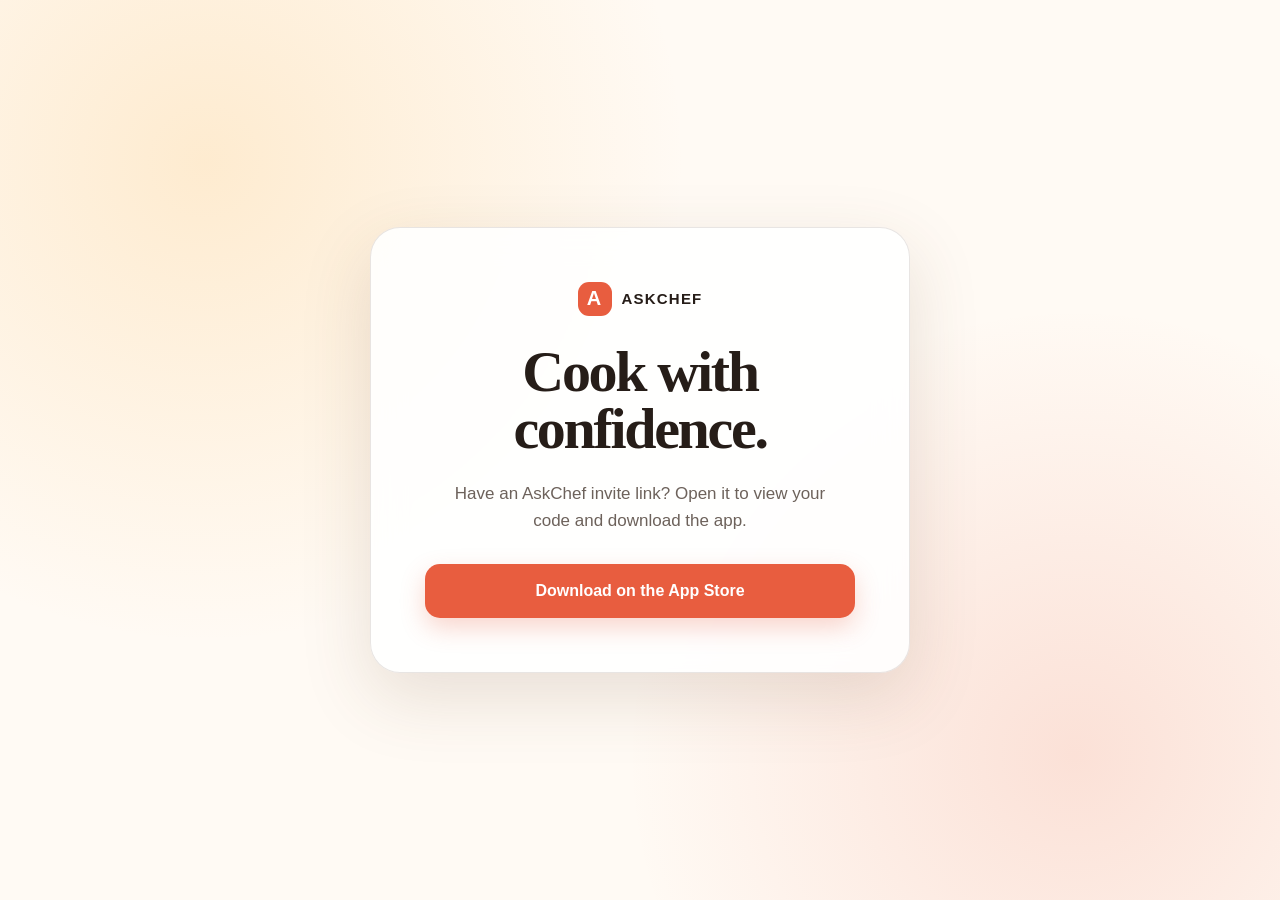
<file: index.html>
<!doctype html>
<html lang="en">
  <head>
    <meta charset="utf-8">
    <meta name="viewport" content="width=device-width, initial-scale=1">
    <meta name="theme-color" content="#fffaf4">
    <meta name="description" content="AskChef invitations">
    <title>AskChef Invitations</title>
    <link rel="stylesheet" href="assets/site.css">
    <!-- Google tag (gtag.js) -->
    <script async src="https://www.googletagmanager.com/gtag/js?id=AW-18429256609"></script>
    <script>
      window.dataLayer = window.dataLayer || [];
      function gtag(){dataLayer.push(arguments);}
      gtag('js', new Date());

      gtag('config', 'AW-18429256609');
    </script>
  </head>
  <body>
    <main>
      <section class="card" aria-labelledby="page-title">
        <div class="brand"><span class="brand-mark" aria-hidden="true">A</span> AskChef</div>
        <h1 id="page-title">Cook with confidence.</h1>
        <p class="lede">Have an AskChef invite link? Open it to view your code and download the app.</p>
        <div class="actions" style="margin-top: 30px">
          <a class="button" href="https://apps.apple.com/app/id6761346875" rel="noopener noreferrer">
            Download on the App Store
          </a>
        </div>
      </section>
    </main>
  </body>
</html>
</file>
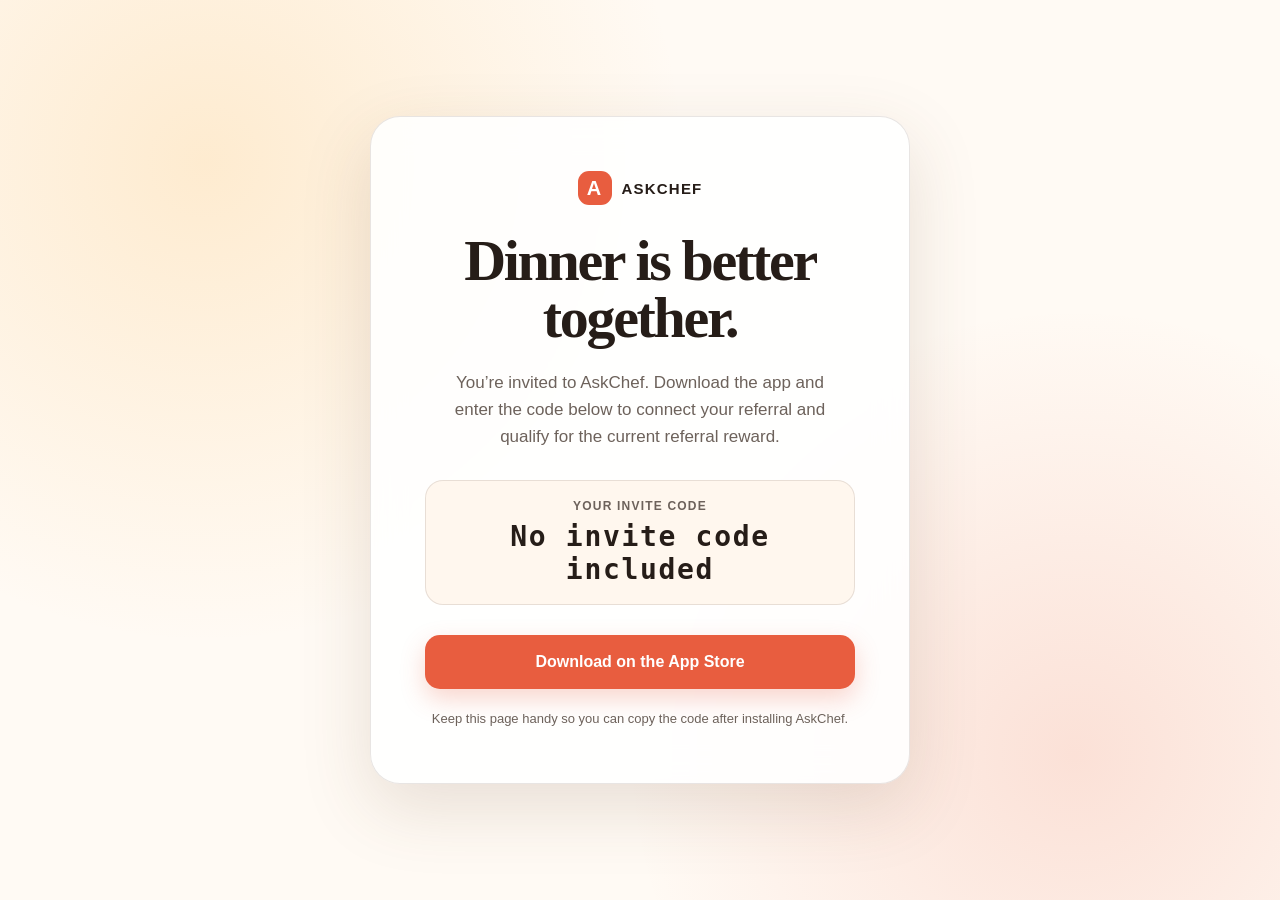
<file: google-C-01/index.html>
<!doctype html>
<html lang="en">
  <head>
    <meta charset="utf-8">
    <meta name="viewport" content="width=device-width, initial-scale=1">
    <meta name="theme-color" content="#fffaf4">
    <meta name="description" content="Accept an AskChef invitation and download AskChef from the App Store.">
    <title>You’re invited to AskChef</title>
    <link rel="stylesheet" href="/assets/site.css">
    <!-- Google tag (gtag.js) -->
    <script async src="https://www.googletagmanager.com/gtag/js?id=AW-18429256609"></script>
    <script>
      window.dataLayer = window.dataLayer || [];
      function gtag(){dataLayer.push(arguments);}
      gtag('js', new Date());

      gtag('config', 'AW-18429256609');
    </script>
    <script src="/assets/referral.js"></script>
  </head>
  <body>
    <main>
      <section class="card" aria-labelledby="page-title">
        <div class="brand"><span class="brand-mark" aria-hidden="true">A</span> AskChef</div>
        <h1 id="page-title">Dinner is better together.</h1>
        <p class="lede">
          You’re invited to AskChef. Download the app and enter the code below
          to connect your referral and qualify for the current referral reward.
        </p>

        <div class="code-block">
          <span class="code-label">Your invite code</span>
          <strong class="invite-code" data-invite-code aria-live="polite">Loading…</strong>
        </div>

        <div class="actions">
          <a
            class="button"
            href="https://apps.apple.com/app/id6761346875"
            rel="noopener noreferrer"
          >Download on the App Store</a>
          <button class="copy-button" type="button" data-copy-code>Copy invite code</button>
        </div>

        <p class="fine-print">
          Keep this page handy so you can copy the code after installing AskChef.
        </p>
      </section>
    </main>
  </body>
</html>
</file>
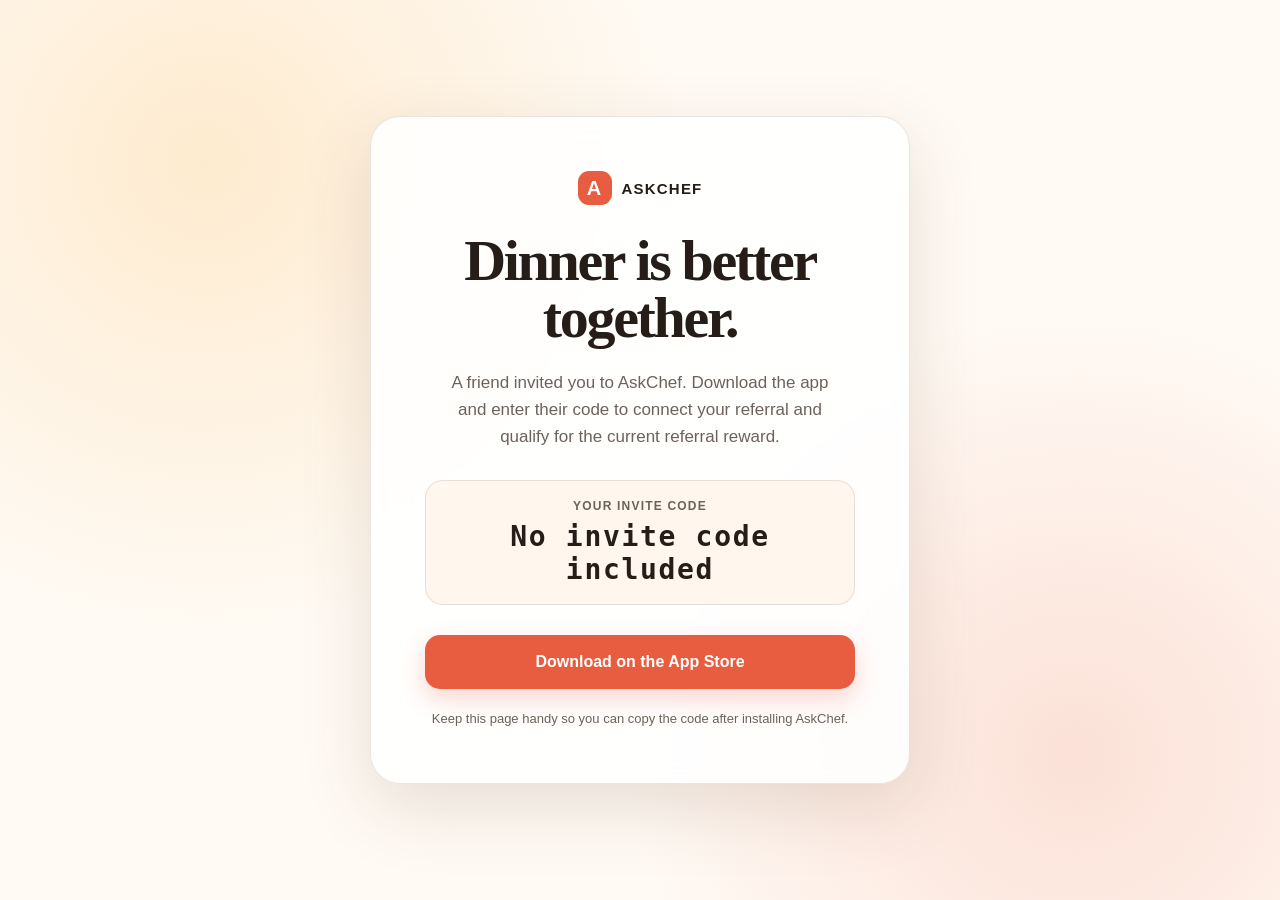
<file: referral/index.html>
<!doctype html>
<html lang="en">
  <head>
    <meta charset="utf-8">
    <meta name="viewport" content="width=device-width, initial-scale=1">
    <meta name="theme-color" content="#fffaf4">
    <meta name="description" content="Accept an AskChef invitation and download AskChef from the App Store.">
    <title>You’re invited to AskChef</title>
    <link rel="stylesheet" href="../assets/site.css">
    <!-- Google tag (gtag.js) -->
    <script async src="https://www.googletagmanager.com/gtag/js?id=AW-18429256609"></script>
    <script>
      window.dataLayer = window.dataLayer || [];
      function gtag(){dataLayer.push(arguments);}
      gtag('js', new Date());

      gtag('config', 'AW-18429256609');
    </script>
    <script src="../assets/referral.js"></script>
  </head>
  <body>
    <main>
      <section class="card" aria-labelledby="page-title">
        <div class="brand"><span class="brand-mark" aria-hidden="true">A</span> AskChef</div>
        <h1 id="page-title">Dinner is better together.</h1>
        <p class="lede">
          A friend invited you to AskChef. Download the app and enter their code
          to connect your referral and qualify for the current referral reward.
        </p>

        <div class="code-block">
          <span class="code-label">Your invite code</span>
          <strong class="invite-code" data-invite-code aria-live="polite">Loading…</strong>
        </div>

        <div class="actions">
          <a
            class="button"
            href="https://apps.apple.com/app/id6761346875"
            rel="noopener noreferrer"
          >Download on the App Store</a>
          <button class="copy-button" type="button" data-copy-code>Copy invite code</button>
        </div>

        <p class="fine-print">
          Keep this page handy so you can copy the code after installing AskChef.
        </p>
      </section>
    </main>
  </body>
</html>
</file>
<file: assets/site.css>
:root {
  color-scheme: light;
  --ink: #261d18;
  --muted: #6d625b;
  --paper: #fffaf4;
  --card: rgba(255, 255, 255, 0.88);
  --accent: #e85d3f;
  --accent-dark: #c9442a;
  --line: rgba(67, 46, 33, 0.12);
  --shadow: 0 24px 70px rgba(102, 65, 39, 0.15);
}

* {
  box-sizing: border-box;
}

html {
  min-height: 100%;
  background: var(--paper);
}

body {
  min-height: 100vh;
  margin: 0;
  color: var(--ink);
  font-family: Inter, ui-sans-serif, -apple-system, BlinkMacSystemFont, "Segoe UI", sans-serif;
  background:
    radial-gradient(circle at 16% 18%, rgba(250, 188, 92, 0.24), transparent 30rem),
    radial-gradient(circle at 84% 84%, rgba(232, 93, 63, 0.16), transparent 28rem),
    var(--paper);
}

main {
  min-height: 100vh;
  display: grid;
  place-items: center;
  padding: 28px 18px;
}

.card {
  width: min(100%, 540px);
  padding: clamp(28px, 7vw, 54px);
  text-align: center;
  background: var(--card);
  border: 1px solid var(--line);
  border-radius: 30px;
  box-shadow: var(--shadow);
  backdrop-filter: blur(16px);
}

.brand {
  display: inline-flex;
  align-items: center;
  gap: 10px;
  margin-bottom: 28px;
  font-size: 15px;
  font-weight: 750;
  letter-spacing: 0.08em;
  text-transform: uppercase;
}

.brand-mark {
  display: grid;
  width: 34px;
  height: 34px;
  place-items: center;
  color: #fff;
  font-size: 20px;
  background: var(--accent);
  border-radius: 11px;
}

h1 {
  margin: 0;
  font-family: Georgia, "Times New Roman", serif;
  font-size: clamp(38px, 10vw, 58px);
  font-weight: 600;
  letter-spacing: -0.04em;
  line-height: 0.98;
}

.lede {
  max-width: 410px;
  margin: 22px auto 0;
  color: var(--muted);
  font-size: 17px;
  line-height: 1.6;
}

.code-block {
  margin: 30px 0;
  padding: 18px;
  background: rgba(255, 247, 237, 0.9);
  border: 1px solid var(--line);
  border-radius: 18px;
}

.code-label {
  display: block;
  margin-bottom: 7px;
  color: var(--muted);
  font-size: 12px;
  font-weight: 750;
  letter-spacing: 0.1em;
  text-transform: uppercase;
}

.invite-code {
  display: block;
  overflow-wrap: anywhere;
  font-family: ui-monospace, SFMono-Regular, Menlo, Consolas, monospace;
  font-size: clamp(21px, 6vw, 28px);
  font-weight: 750;
  letter-spacing: 0.06em;
}

.actions {
  display: grid;
  gap: 12px;
}

.button {
  display: inline-flex;
  min-height: 54px;
  align-items: center;
  justify-content: center;
  padding: 14px 22px;
  color: #fff;
  font-weight: 750;
  text-decoration: none;
  background: var(--accent);
  border: 0;
  border-radius: 15px;
  box-shadow: 0 10px 24px rgba(232, 93, 63, 0.25);
  transition: background-color 160ms ease, transform 160ms ease;
}

.button:hover {
  background: var(--accent-dark);
  transform: translateY(-1px);
}

.button:focus-visible,
.copy-button:focus-visible {
  outline: 3px solid rgba(232, 93, 63, 0.35);
  outline-offset: 3px;
}

.copy-button {
  display: none;
  min-height: 44px;
  color: var(--ink);
  font: inherit;
  font-weight: 700;
  background: transparent;
  border: 1px solid var(--line);
  border-radius: 13px;
  cursor: pointer;
}

.copy-button.is-visible {
  display: block;
}

.fine-print {
  margin: 20px 0 0;
  color: var(--muted);
  font-size: 13px;
  line-height: 1.5;
}

@media (prefers-reduced-motion: reduce) {
  .button {
    transition: none;
  }
}
</file>
